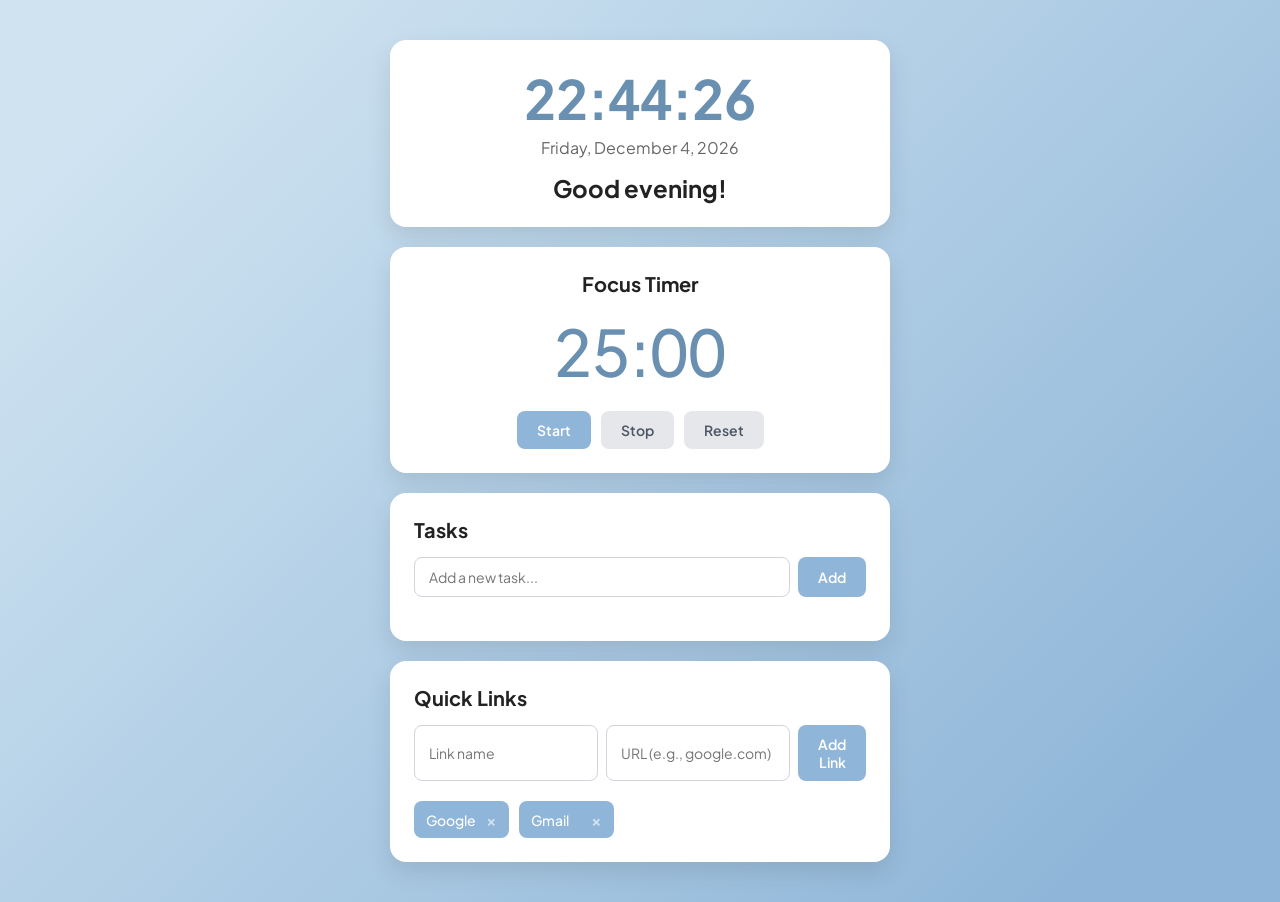
<file: index.html>
<!DOCTYPE html>
<html lang="en">
<head>
    <meta charset="UTF-8">
    <meta name="viewport" content="width=device-width, initial-scale=1.0">
    <title>Productivity Dashboard</title>
    
    <link rel="preconnect" href="https://fonts.googleapis.com">
    <link rel="preconnect" href="https://fonts.gstatic.com" crossorigin>
    <link href="https://fonts.googleapis.com/css2?family=Plus+Jakarta+Sans:wght@400;500;600;700&display=swap" rel="stylesheet">

    <link rel="stylesheet" href="./css/styles.css">
</head>
<body>

    <div class="dashboard-container">
        
        <div class="card header-card">
            <div id="clock"></div>
            <div id="date"></div>
            <div id="greeting"></div>
        </div>

        <div class="card timer-card">
            <div class="card-title">Focus Timer</div>
            <div id="timer-display">25:00</div>
            <div class="button-group">
                <button class="btn-primary" id="btn-start" onclick="startTimer()">Start</button>
                <button class="btn-secondary" id="btn-stop" onclick="stopTimer()">Stop</button>
                <button class="btn-secondary" id="btn-reset" onclick="resetTimer()">Reset</button>
            </div>
        </div>

        <div class="card">
            <div class="card-title">Tasks</div>
            <div class="input-group">
                <input type="text" id="task-input" placeholder="Add a new task..." onkeypress="handleTaskKeyPress(event)">
                <button class="btn-primary" onclick="addTask()">Add</button>
            </div>
            <ul id="task-list" class="task-list"></ul>
        </div>

        <div class="card">
            <div class="card-title">Quick Links</div>
            <div class="input-group">
                <input type="text" id="link-name-input" placeholder="Link name">
                <input type="text" id="link-url-input" placeholder="URL (e.g., google.com)">
                <button class="btn-primary" onclick="addLink()">Add Link</button>
            </div>
            <div id="links-container" class="links-container"></div>
        </div>

    </div>

    <script src="./js/script.js"></script>
</body>
</html>
</file>
<file: css/styles.css>
/* ==========================================================================
   1. Pengaturan Dasar & Reset
   ========================================================================== */
body { 
    font-family: 'Plus Jakarta Sans', sans-serif;
    margin: 0;
    padding: 20px 15px; /* Padding dikecilkan agar ramah layar HP */
    background: linear-gradient(135deg, #cfe3f1 10%, #8fb6d8 90%); /* Warna biru pilihanmu */
    min-height: 100vh;
    display: flex;
    flex-direction: column;
    align-items: center;
    color: #1a1a1a;
    box-sizing: border-box;
}

/* Biar padding tidak merusak ukuran asli kotak */
*, *:before, *:after {
    box-sizing: border-box;
}

/* ==========================================================================
   2. Wadah Utama & Kartu Putih
   ========================================================================== */
.dashboard-container {
    width: 100%;
    max-width: 500px;
    display: flex;
    flex-direction: column;
    gap: 20px;
}

.card {
    background: #ffffff;
    border-radius: 16px;
    padding: 24px;
    box-shadow: 0 10px 25px rgba(0, 0, 0, 0.1);
    width: 100%;
}

/* ==========================================================================
   3. Panel Jam & Judul
   ========================================================================== */
.header-card { text-align: center; }

#clock { 
    font-size: 54px; 
    font-weight: 700; 
    color: #6a90b1; /* Biru jam pilihanmu */
    margin: 0 0 5px 0; 
    font-variant-numeric: tabular-nums;
}

#date { font-size: 16px; color: #666; margin: 0 0 15px 0; }
#greeting { font-size: 24px; color: #222; font-weight: 700; margin: 0; }
.card-title { font-size: 20px; font-weight: 700; color: #222; margin: 0 0 15px 0; }

/* ==========================================================================
   4. Panel Timer
   ========================================================================== */
.timer-card { text-align: center; }
#timer-display { 
    font-size: 64px; 
    font-weight: 500; 
    color: #6a90b1; /* Biru timer pilihanmu */
    margin-bottom: 20px; 
    font-variant-numeric: tabular-nums;
}
.button-group { display: flex; justify-content: center; gap: 10px; }

/* ==========================================================================
   5. Tombol & Group Input (Diperbaiki untuk HP)
   ========================================================================== */
button { 
    font-family: 'Plus Jakarta Sans', sans-serif; 
    font-size: 14px; 
    font-weight: 600; 
    padding: 10px 20px; 
    border: none; 
    border-radius: 8px; 
    cursor: pointer; 
    transition: all 0.2s; 
}

.btn-primary { background-color: #8fb6d8; color: white; }
.btn-primary:hover { background-color: #7aa1c2; } /* Sedikit digelapkan saat di-hover */

.btn-secondary { background-color: #e5e7eb; color: #4b5563; }
.btn-secondary:hover { background-color: #d1d5db; }

.btn-danger { background-color: #fee2e2; color: #ef4444; font-size: 12px; padding: 6px 12px; }

/* Membuat inputan bertumpuk vertikal secara otomatis di layar HP agar longgar */
.input-group { 
    display: flex; 
    flex-direction: column; 
    gap: 8px; 
    margin-bottom: 20px; 
}

.input-group input { 
    width: 100%; 
    font-family: 'Plus Jakarta Sans', sans-serif; 
    font-size: 14px; 
    padding: 10px 14px; 
    border: 1px solid #d1d5db; 
    border-radius: 8px; 
    outline: none; 
}

/* ==========================================================================
   6. Panel To-Do List
   ========================================================================== */
.task-list { list-style: none; padding: 0; margin: 0; display: flex; flex-direction: column; gap: 12px; }
.task-item { display: flex; align-items: center; justify-content: space-between; padding-bottom: 8px; border-bottom: 1px solid #f3f4f6; }
.task-left { display: flex; align-items: center; gap: 12px; flex: 1; min-width: 0; }
.task-text { font-size: 15px; color: #374151; word-break: break-all; }
.task-text.completed { text-decoration: line-through; color: #9ca3af; }

/* ==========================================================================
   7. Panel Quick Links (Solusi Sempit & Desak-desakan)
   ========================================================================== */
.links-container { 
    display: flex; 
    flex-wrap: wrap; /* Tombol otomatis turun ke baris baru jika tidak muat */
    gap: 10px; 
    width: 100%;
}

.link-btn { 
    display: inline-flex; 
    align-items: center; 
    justify-content: space-between; /* Memberi jarak aman teks dengan tanda silang (x) */
    background-color: #8fb6d8; /* Biru tombol pilihanmu */
    color: white; 
    padding: 8px 12px; /* Disesuaikan agar pas di resolusi HP */
    border-radius: 8px; 
    text-decoration: none; 
    font-size: 14px; 
    font-weight: 500; 
    cursor: pointer; 
    min-width: 95px; /* Mengunci lebar minimal tombol agar tidak melosot */
}

.link-delete-icon { 
    margin-left: 8px; 
    font-size: 16px; 
    font-weight: bold; 
    color: rgba(255, 255, 255, 0.6); 
}

/* ==========================================================================
   8. Media Queries (Agar saat di Laptop tampilannya melebar horizontal)
   ========================================================================== */
@media (min-width: 480px) {
    body {
        padding: 40px 20px;
    }
    /* Inputan kembali berjejer ke samping secara rapi saat layar longgar/PC */
    .input-group {
        flex-direction: row;
    }
}
</file>
